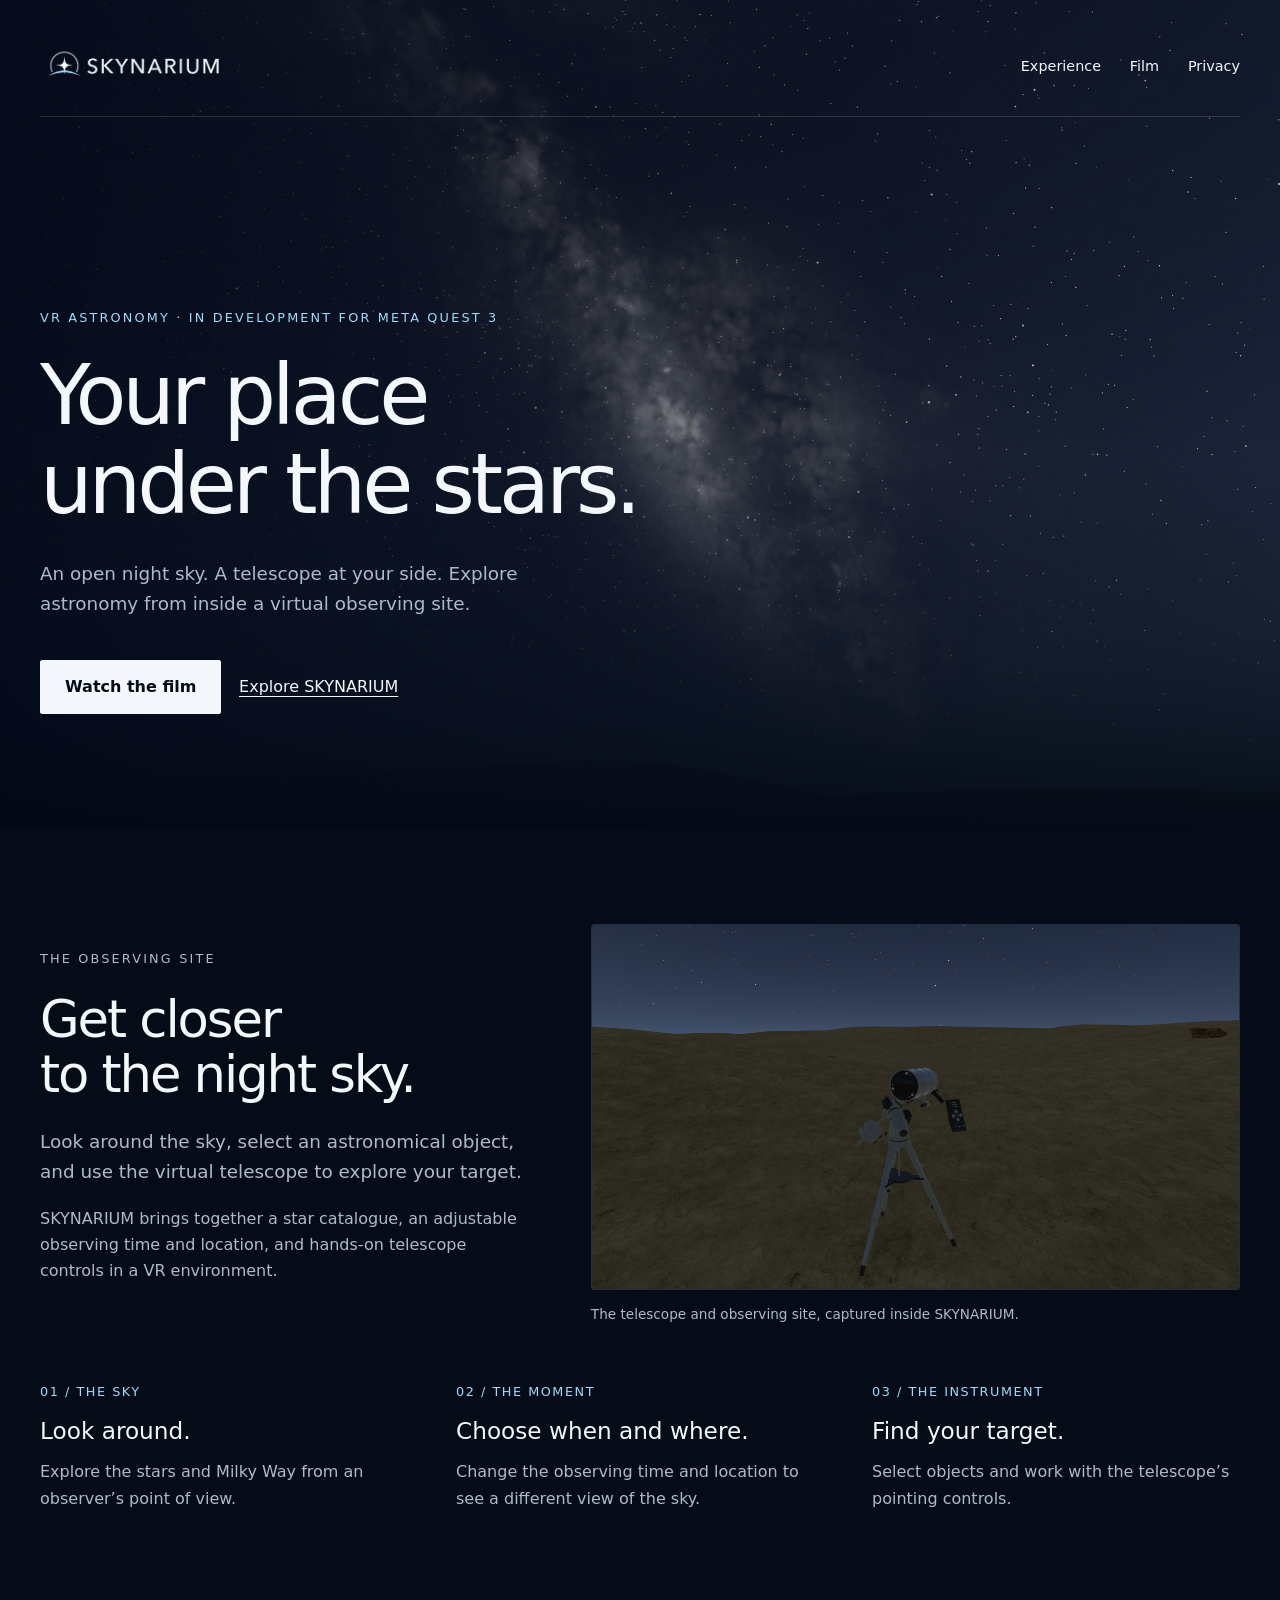
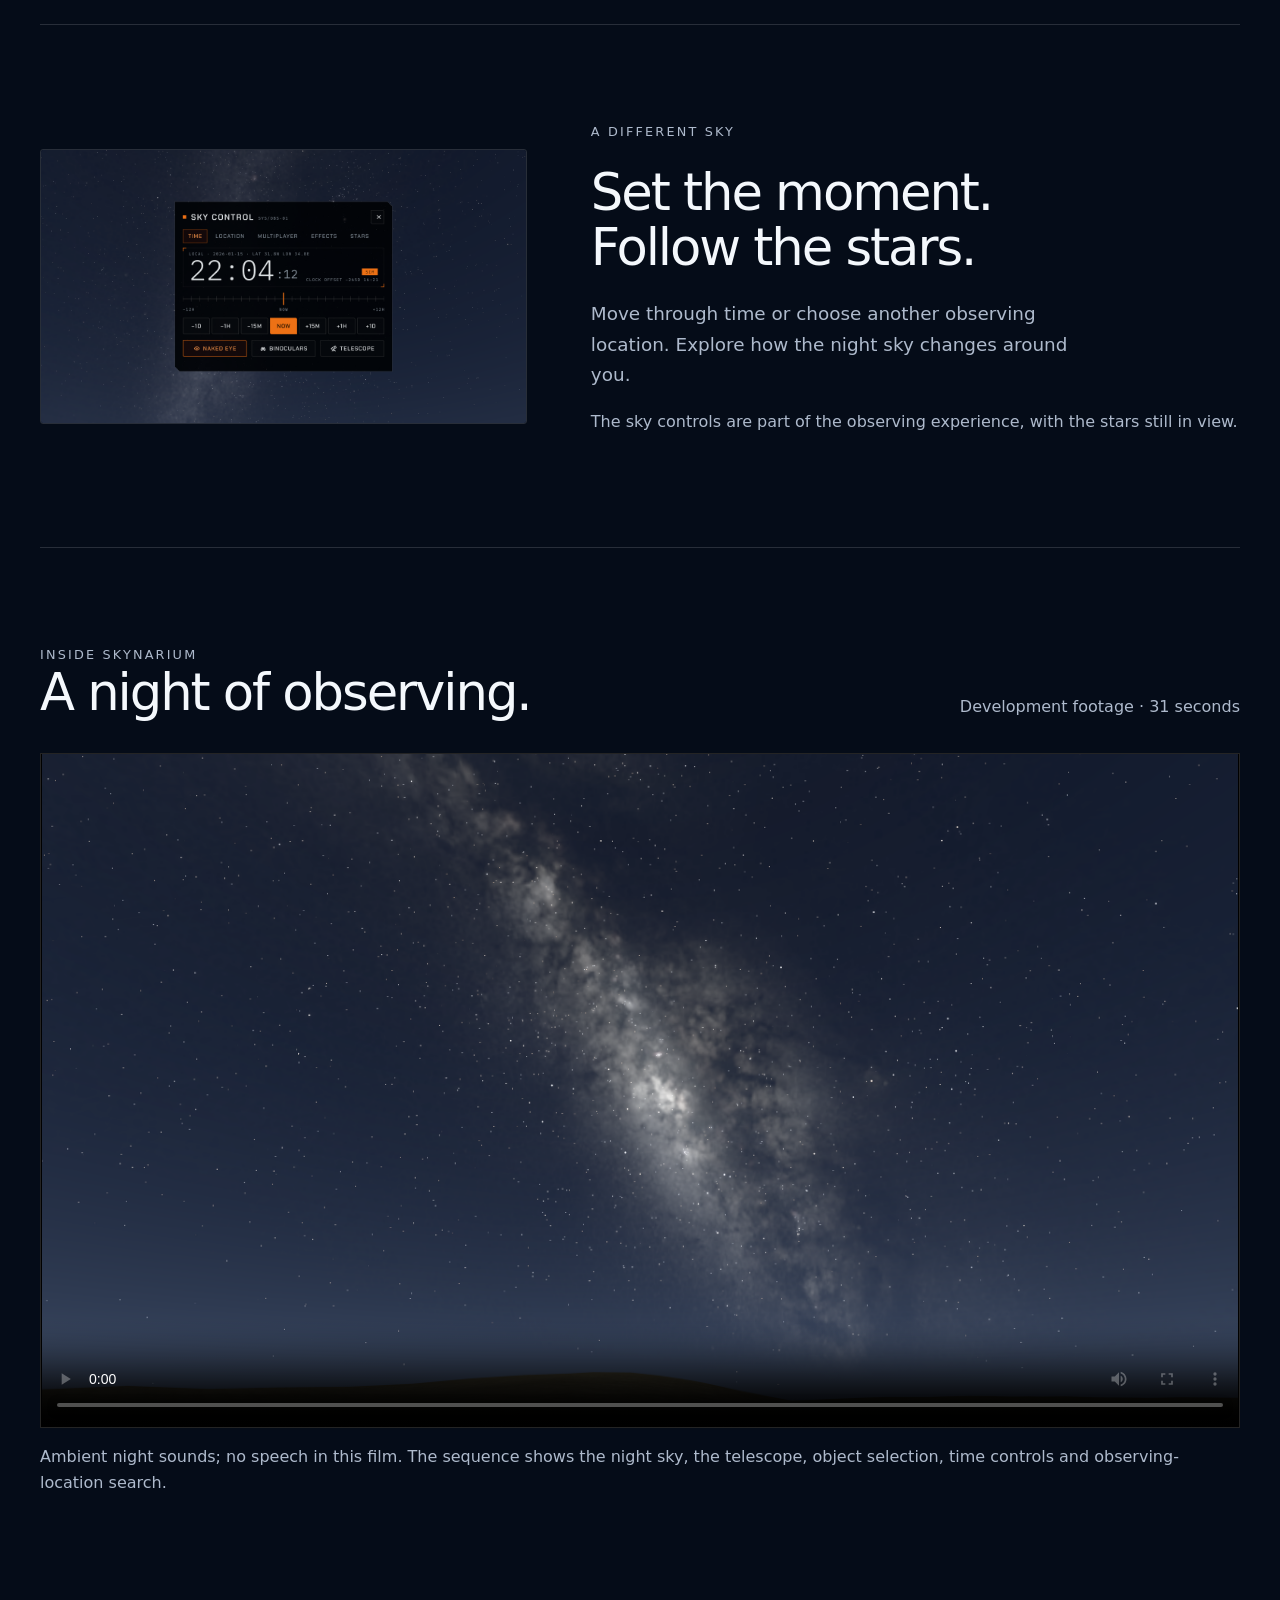
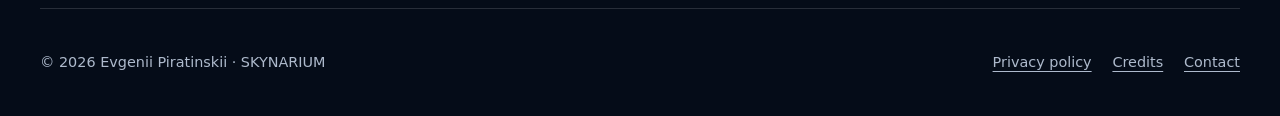
<file: index.html>
<!doctype html><html lang="en"><head><meta charset="utf-8"><meta name="viewport" content="width=device-width,initial-scale=1"><title>SKYNARIUM — VR Astronomy for Meta Quest 3</title><meta name="description" content="A virtual reality astronomy simulator. Explore the night sky, choose your observing location and time, and get closer with a virtual telescope."><meta name="referrer" content="strict-origin-when-cross-origin"><link rel="canonical" href="https://piratinskii.github.io/skynarium/"><link rel="icon" href="./assets/icon.png"><link rel="stylesheet" href="./assets/style.css"></head><body><a class="skip" href="#main">Skip to content</a><div class="hero"><img class="hero-photo" src="assets/night-sky.png" alt="" width="2560" height="1440" fetchpriority="high"><header class="header wrap"><a class="brand" href="./" aria-label="SKYNARIUM home"><img src="./assets/logo.png" alt="SKYNARIUM" width="3600" height="780"></a><nav class="nav" aria-label="Main navigation"><a href="./#experience">Experience</a><a href="./#film">Film</a><a href="./privacy/">Privacy</a></nav></header><main id="main" class="wrap"><div class="hero-copy"><p class="eyebrow">VR astronomy · In development for Meta Quest 3</p><h1>Your place<br>under the stars.</h1><p class="lead">An open night sky. A telescope at your side. Explore astronomy from inside a virtual observing site.</p><div class="actions"><a class="button" href="#film">Watch the film</a><a class="plain" href="#experience">Explore SKYNARIUM</a></div></div></main></div><section id="experience" class="section wrap" aria-labelledby="experience-title"><div class="split"><div><p class="eyebrow">The observing site</p><h2 id="experience-title">Get closer<br>to the night sky.</h2><p class="lead">Look around the sky, select an astronomical object, and use the virtual telescope to explore your target.</p><p>SKYNARIUM brings together a star catalogue, an adjustable observing time and location, and hands-on telescope controls in a VR environment.</p></div><figure><img class="photo" src="assets/telescope.png" alt="The virtual telescope on a sandy observing site with low dunes" width="2560" height="1440" loading="lazy"><figcaption>The telescope and observing site, captured inside SKYNARIUM.</figcaption></figure></div><div class="three"><div><span class="number">01 / THE SKY</span><h3>Look around.</h3><p>Explore the stars and Milky Way from an observer’s point of view.</p></div><div><span class="number">02 / THE MOMENT</span><h3>Choose when and where.</h3><p>Change the observing time and location to see a different view of the sky.</p></div><div><span class="number">03 / THE INSTRUMENT</span><h3>Find your target.</h3><p>Select objects and work with the telescope’s pointing controls.</p></div></div></section><section class="section wrap" aria-labelledby="time-title"><div class="split"><figure><img class="photo" src="assets/time.png" alt="SKYNARIUM’s time controls against the star-filled sky" width="2560" height="1440" loading="lazy"></figure><div><p class="eyebrow">A different sky</p><h2 id="time-title">Set the moment.<br>Follow the stars.</h2><p class="lead">Move through time or choose another observing location. Explore how the night sky changes around you.</p><p>The sky controls are part of the observing experience, with the stars still in view.</p></div></div></section><section id="film" class="section wrap" aria-labelledby="film-title"><div class="film-head"><div><p class="eyebrow">Inside SKYNARIUM</p><h2 id="film-title">A night of observing.</h2></div><p>Development footage · 31 seconds</p></div><video controls playsinline preload="metadata" poster="assets/night-sky.png" aria-label="SKYNARIUM development film"><source src="assets/skynarium.mp4" type="video/mp4">Your browser does not support video. <a href="assets/skynarium.mp4">Download the film.</a></video><p class="muted">Ambient night sounds; no speech in this film. The sequence shows the night sky, the telescope, object selection, time controls and observing-location search.</p></section><footer class="footer wrap"><p>© 2026 Evgenii Piratinskii · SKYNARIUM</p><div><a href="./privacy/">Privacy policy</a><a href="./credits.html">Credits</a><a href="mailto:piratisrael@gmail.com">Contact</a></div></footer></body></html>
</file>
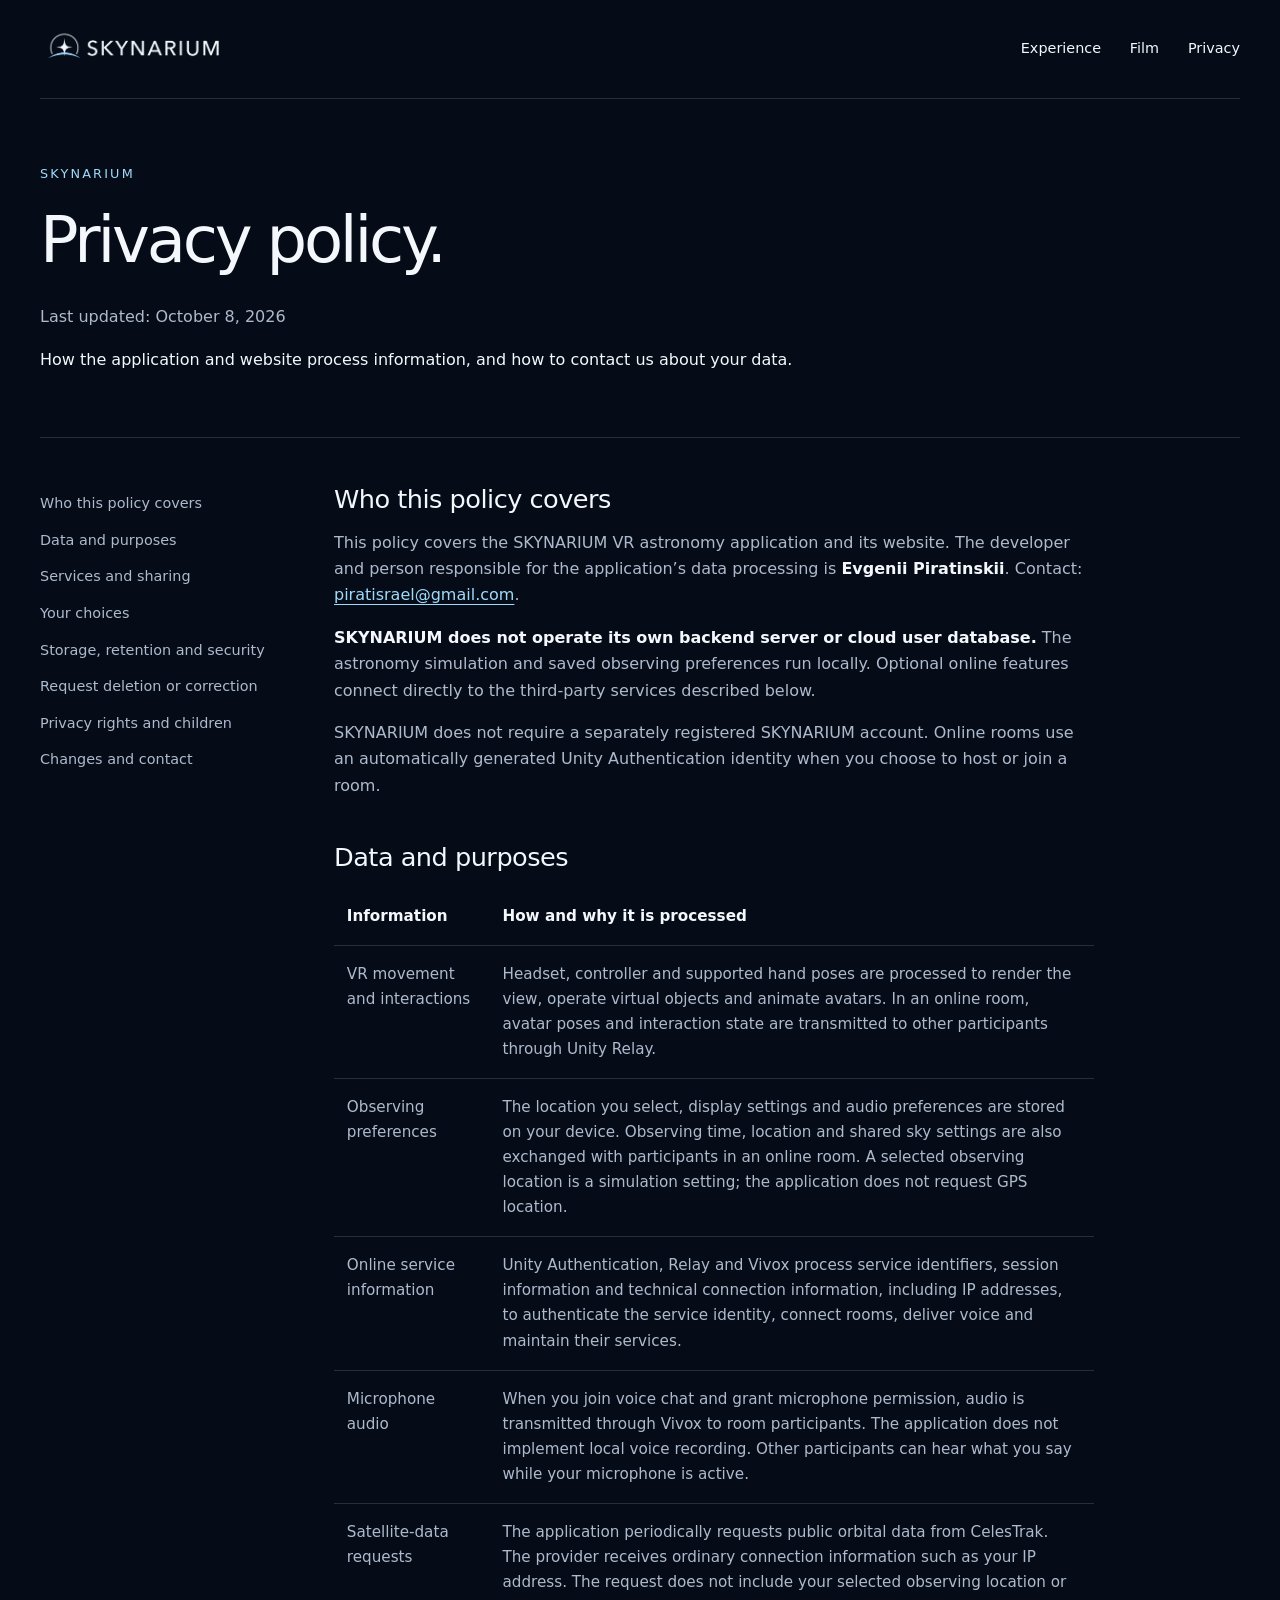
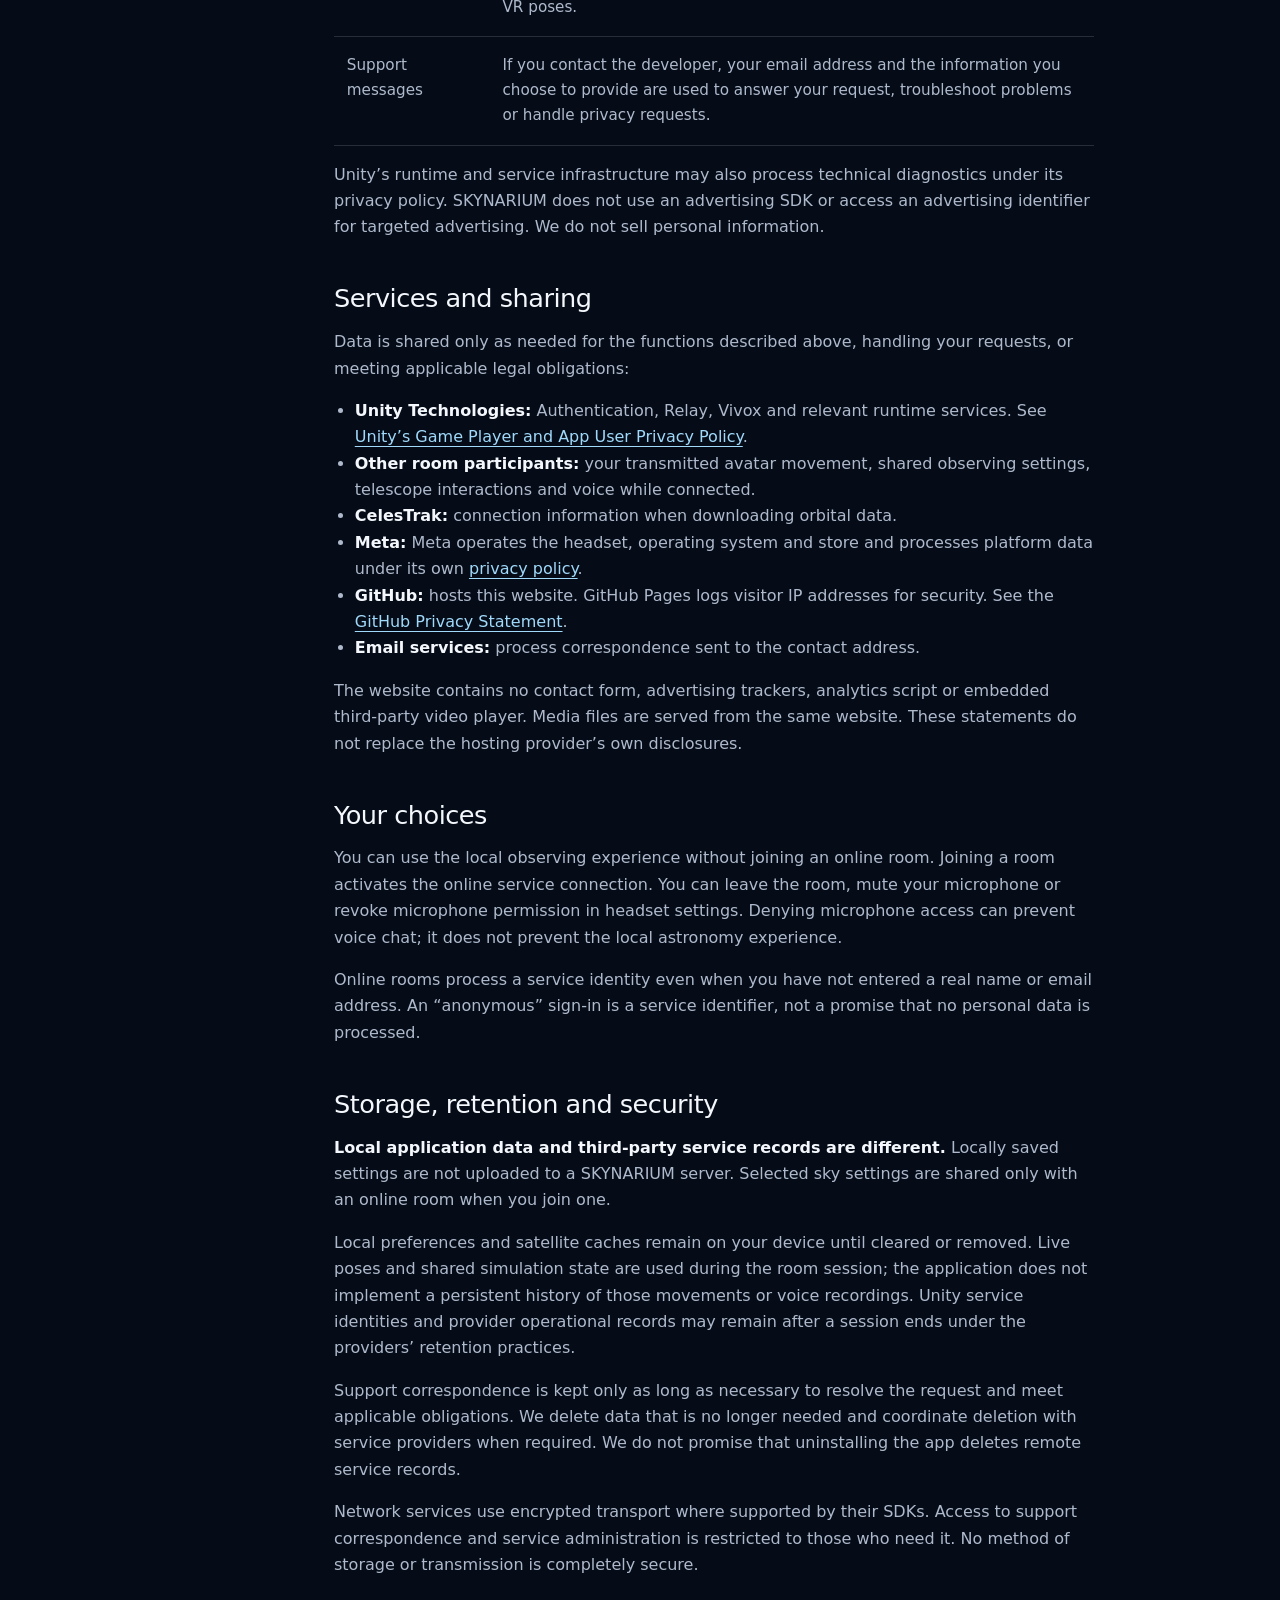
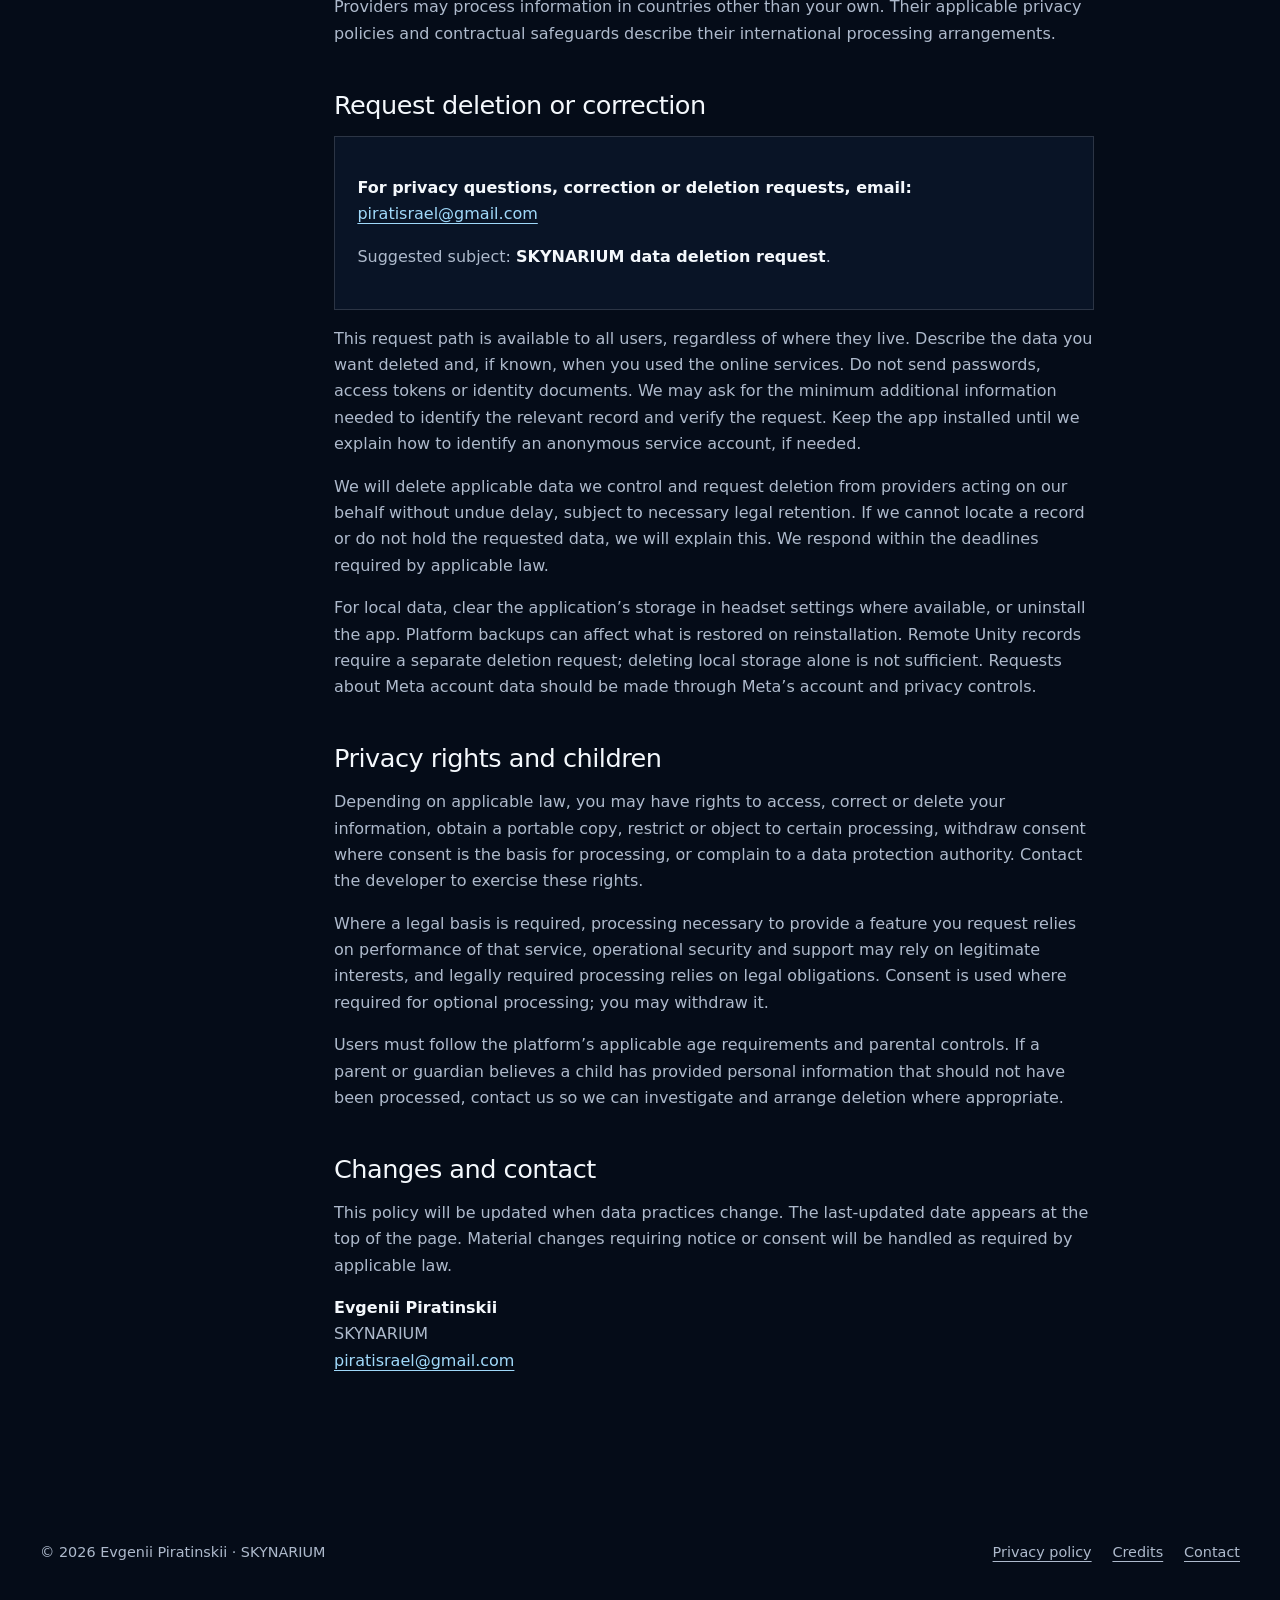
<file: privacy/index.html>
<!doctype html><html lang="en"><head><meta charset="utf-8"><meta name="viewport" content="width=device-width,initial-scale=1"><title>SKYNARIUM Privacy Policy</title><meta name="description" content="Privacy policy for SKYNARIUM: VR data, online services, microphone audio, local settings and how to request deletion."><meta name="referrer" content="strict-origin-when-cross-origin"><link rel="canonical" href="https://piratinskii.github.io/skynarium/privacy/"><link rel="icon" href="../assets/icon.png"><link rel="stylesheet" href="../assets/style.css"></head><body><a class="skip" href="#main">Skip to content</a><header class="header wrap"><a class="brand" href="../" aria-label="SKYNARIUM home"><img src="../assets/logo.png" alt="SKYNARIUM" width="3600" height="780"></a><nav class="nav" aria-label="Main navigation"><a href="../#experience">Experience</a><a href="../#film">Film</a><a href="../privacy/">Privacy</a></nav></header><main id="main"><div class="legal-intro wrap"><p class="eyebrow">SKYNARIUM</p><h1>Privacy policy.</h1><p class="muted">Last updated: October 8, 2026</p><p>How the application and website process information, and how to contact us about your data.</p></div><div class="legal-layout wrap"><nav class="toc" aria-label="Policy sections"><a href="#operator">Who this policy covers</a><a href="#data">Data and purposes</a><a href="#sharing">Services and sharing</a><a href="#choices">Your choices</a><a href="#retention">Storage, retention and security</a><a href="#deletion">Request deletion or correction</a><a href="#rights">Privacy rights and children</a><a href="#changes">Changes and contact</a></nav><article class="policy"><section id="operator" aria-labelledby="operator-title"><h2 id="operator-title">Who this policy covers</h2><p>This policy covers the SKYNARIUM VR astronomy application and its website. The developer and person responsible for the application’s data processing is <strong>Evgenii Piratinskii</strong>. Contact: <a href="mailto:piratisrael@gmail.com">piratisrael@gmail.com</a>.</p><p><strong>SKYNARIUM does not operate its own backend server or cloud user database.</strong> The astronomy simulation and saved observing preferences run locally. Optional online features connect directly to the third-party services described below.</p><p>SKYNARIUM does not require a separately registered SKYNARIUM account. Online rooms use an automatically generated Unity Authentication identity when you choose to host or join a room.</p></section><section id="data" aria-labelledby="data-title"><h2 id="data-title">Data and purposes</h2><div class="table-scroll"><table><thead><tr><th scope="col">Information</th><th scope="col">How and why it is processed</th></tr></thead><tbody><tr><td>VR movement and interactions</td><td>Headset, controller and supported hand poses are processed to render the view, operate virtual objects and animate avatars. In an online room, avatar poses and interaction state are transmitted to other participants through Unity Relay.</td></tr><tr><td>Observing preferences</td><td>The location you select, display settings and audio preferences are stored on your device. Observing time, location and shared sky settings are also exchanged with participants in an online room. A selected observing location is a simulation setting; the application does not request GPS location.</td></tr><tr><td>Online service information</td><td>Unity Authentication, Relay and Vivox process service identifiers, session information and technical connection information, including IP addresses, to authenticate the service identity, connect rooms, deliver voice and maintain their services.</td></tr><tr><td>Microphone audio</td><td>When you join voice chat and grant microphone permission, audio is transmitted through Vivox to room participants. The application does not implement local voice recording. Other participants can hear what you say while your microphone is active.</td></tr><tr><td>Satellite-data requests</td><td>The application periodically requests public orbital data from CelesTrak. The provider receives ordinary connection information such as your IP address. The request does not include your selected observing location or VR poses.</td></tr><tr><td>Support messages</td><td>If you contact the developer, your email address and the information you choose to provide are used to answer your request, troubleshoot problems or handle privacy requests.</td></tr></tbody></table></div><p>Unity’s runtime and service infrastructure may also process technical diagnostics under its privacy policy. SKYNARIUM does not use an advertising SDK or access an advertising identifier for targeted advertising. We do not sell personal information.</p></section><section id="sharing" aria-labelledby="sharing-title"><h2 id="sharing-title">Services and sharing</h2><p>Data is shared only as needed for the functions described above, handling your requests, or meeting applicable legal obligations:</p><ul><li><strong>Unity Technologies:</strong> Authentication, Relay, Vivox and relevant runtime services. See <a href="https://unity.com/legal/game-player-and-app-user-privacy-policy">Unity’s Game Player and App User Privacy Policy</a>.</li><li><strong>Other room participants:</strong> your transmitted avatar movement, shared observing settings, telescope interactions and voice while connected.</li><li><strong>CelesTrak:</strong> connection information when downloading orbital data.</li><li><strong>Meta:</strong> Meta operates the headset, operating system and store and processes platform data under its own <a href="https://www.meta.com/legal/privacy-policy/">privacy policy</a>.</li><li><strong>GitHub:</strong> hosts this website. GitHub Pages logs visitor IP addresses for security. See the <a href="https://docs.github.com/en/site-policy/privacy-policies/github-general-privacy-statement">GitHub Privacy Statement</a>.</li><li><strong>Email services:</strong> process correspondence sent to the contact address.</li></ul><p>The website contains no contact form, advertising trackers, analytics script or embedded third-party video player. Media files are served from the same website. These statements do not replace the hosting provider’s own disclosures.</p></section><section id="choices" aria-labelledby="choices-title"><h2 id="choices-title">Your choices</h2><p>You can use the local observing experience without joining an online room. Joining a room activates the online service connection. You can leave the room, mute your microphone or revoke microphone permission in headset settings. Denying microphone access can prevent voice chat; it does not prevent the local astronomy experience.</p><p>Online rooms process a service identity even when you have not entered a real name or email address. An “anonymous” sign-in is a service identifier, not a promise that no personal data is processed.</p></section><section id="retention" aria-labelledby="retention-title"><h2 id="retention-title">Storage, retention and security</h2><p><strong>Local application data and third-party service records are different.</strong> Locally saved settings are not uploaded to a SKYNARIUM server. Selected sky settings are shared only with an online room when you join one.</p><p>Local preferences and satellite caches remain on your device until cleared or removed. Live poses and shared simulation state are used during the room session; the application does not implement a persistent history of those movements or voice recordings. Unity service identities and provider operational records may remain after a session ends under the providers’ retention practices.</p><p>Support correspondence is kept only as long as necessary to resolve the request and meet applicable obligations. We delete data that is no longer needed and coordinate deletion with service providers when required. We do not promise that uninstalling the app deletes remote service records.</p><p>Network services use encrypted transport where supported by their SDKs. Access to support correspondence and service administration is restricted to those who need it. No method of storage or transmission is completely secure.</p><p>Providers may process information in countries other than your own. Their applicable privacy policies and contractual safeguards describe their international processing arrangements.</p></section><section id="deletion" aria-labelledby="deletion-title"><h2 id="deletion-title">Request deletion or correction</h2><div class="contact"><p><strong>For privacy questions, correction or deletion requests, email:</strong><br><a href="mailto:piratisrael@gmail.com?subject=SKYNARIUM%20data%20deletion%20request">piratisrael@gmail.com</a></p><p>Suggested subject: <strong>SKYNARIUM data deletion request</strong>.</p></div><p>This request path is available to all users, regardless of where they live. Describe the data you want deleted and, if known, when you used the online services. Do not send passwords, access tokens or identity documents. We may ask for the minimum additional information needed to identify the relevant record and verify the request. Keep the app installed until we explain how to identify an anonymous service account, if needed.</p><p>We will delete applicable data we control and request deletion from providers acting on our behalf without undue delay, subject to necessary legal retention. If we cannot locate a record or do not hold the requested data, we will explain this. We respond within the deadlines required by applicable law.</p><p>For local data, clear the application’s storage in headset settings where available, or uninstall the app. Platform backups can affect what is restored on reinstallation. Remote Unity records require a separate deletion request; deleting local storage alone is not sufficient. Requests about Meta account data should be made through Meta’s account and privacy controls.</p></section><section id="rights" aria-labelledby="rights-title"><h2 id="rights-title">Privacy rights and children</h2><p>Depending on applicable law, you may have rights to access, correct or delete your information, obtain a portable copy, restrict or object to certain processing, withdraw consent where consent is the basis for processing, or complain to a data protection authority. Contact the developer to exercise these rights.</p><p>Where a legal basis is required, processing necessary to provide a feature you request relies on performance of that service, operational security and support may rely on legitimate interests, and legally required processing relies on legal obligations. Consent is used where required for optional processing; you may withdraw it.</p><p>Users must follow the platform’s applicable age requirements and parental controls. If a parent or guardian believes a child has provided personal information that should not have been processed, contact us so we can investigate and arrange deletion where appropriate.</p></section><section id="changes" aria-labelledby="changes-title"><h2 id="changes-title">Changes and contact</h2><p>This policy will be updated when data practices change. The last-updated date appears at the top of the page. Material changes requiring notice or consent will be handled as required by applicable law.</p><p><strong>Evgenii Piratinskii</strong><br>SKYNARIUM<br><a href="mailto:piratisrael@gmail.com">piratisrael@gmail.com</a></p></section></article></div></main><footer class="footer wrap"><p>© 2026 Evgenii Piratinskii · SKYNARIUM</p><div><a href="../privacy/">Privacy policy</a><a href="../credits.html">Credits</a><a href="mailto:piratisrael@gmail.com">Contact</a></div></footer></body></html>
</file>
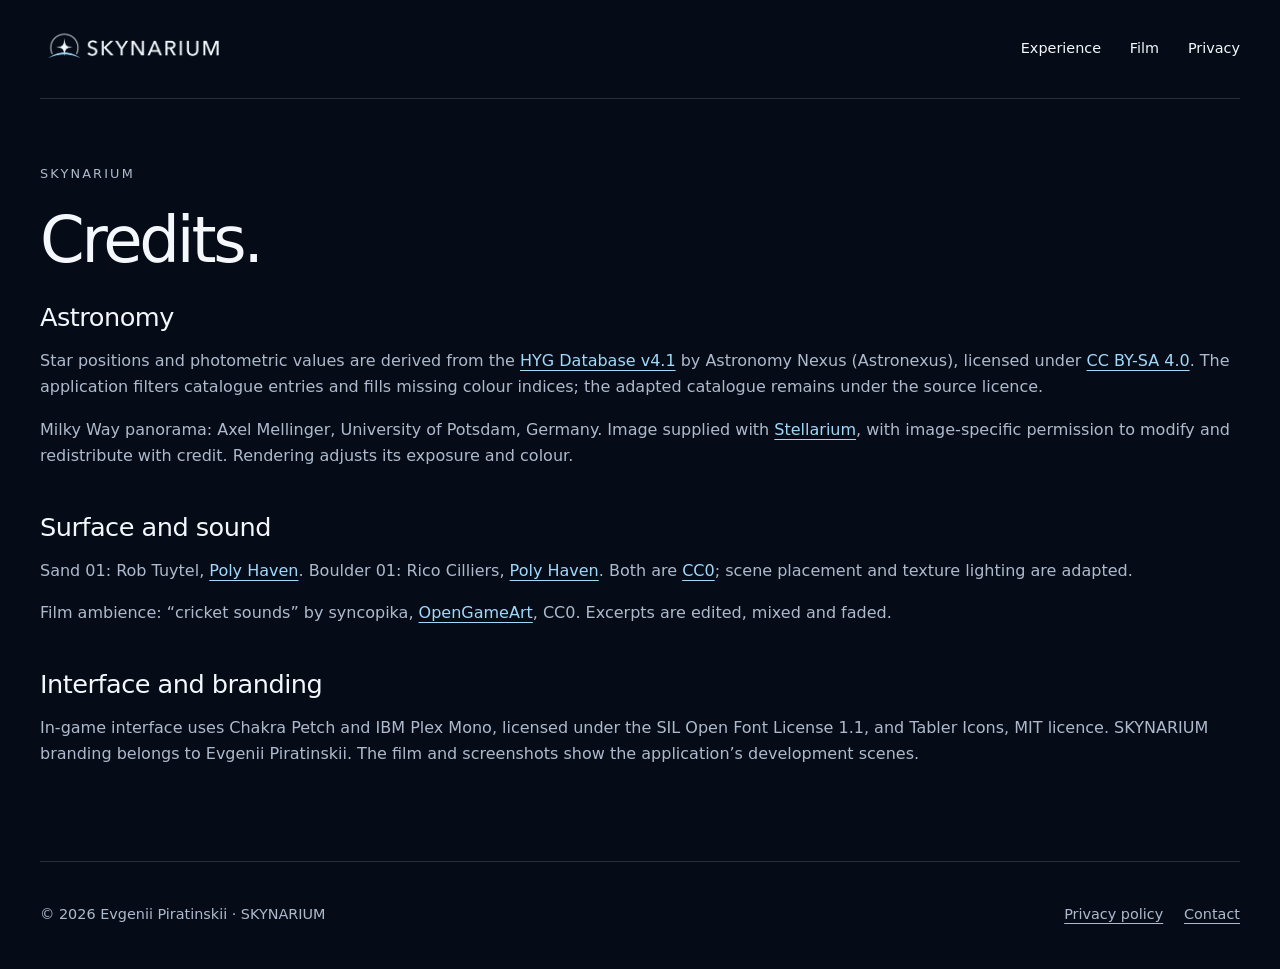
<file: credits.html>
<!doctype html><html lang="en"><head><meta charset="utf-8"><meta name="viewport" content="width=device-width,initial-scale=1"><title>Credits — SKYNARIUM</title><meta name="description" content="Credits for astronomy data, textures and sound used in SKYNARIUM website media."><link rel="icon" href="assets/icon.png"><link rel="stylesheet" href="assets/style.css"></head><body><a class="skip" href="#main">Skip to content</a><header class="header wrap"><a class="brand" href="./" aria-label="SKYNARIUM home"><img src="assets/logo.png" alt="SKYNARIUM" width="3600" height="780"></a><nav class="nav" aria-label="Main navigation"><a href="./#experience">Experience</a><a href="./#film">Film</a><a href="privacy/">Privacy</a></nav></header><main id="main" class="wrap legal-intro policy"><p class="eyebrow">SKYNARIUM</p><h1>Credits.</h1><section><h2>Astronomy</h2><p>Star positions and photometric values are derived from the <a href="https://github.com/astronexus/HYG-Database">HYG Database v4.1</a> by Astronomy Nexus (Astronexus), licensed under <a href="https://creativecommons.org/licenses/by-sa/4.0/">CC BY-SA 4.0</a>. The application filters catalogue entries and fills missing colour indices; the adapted catalogue remains under the source licence.</p><p>Milky Way panorama: Axel Mellinger, University of Potsdam, Germany. Image supplied with <a href="https://github.com/Stellarium/stellarium/blob/master/CREDITS.md">Stellarium</a>, with image-specific permission to modify and redistribute with credit. Rendering adjusts its exposure and colour.</p></section><section><h2>Surface and sound</h2><p>Sand 01: Rob Tuytel, <a href="https://polyhaven.com/a/sand_01">Poly Haven</a>. Boulder 01: Rico Cilliers, <a href="https://polyhaven.com/a/boulder_01">Poly Haven</a>. Both are <a href="https://creativecommons.org/publicdomain/zero/1.0/">CC0</a>; scene placement and texture lighting are adapted.</p><p>Film ambience: “cricket sounds” by syncopika, <a href="https://opengameart.org/content/cricket-sounds">OpenGameArt</a>, CC0. Excerpts are edited, mixed and faded.</p></section><section><h2>Interface and branding</h2><p>In-game interface uses Chakra Petch and IBM Plex Mono, licensed under the SIL Open Font License 1.1, and Tabler Icons, MIT licence. SKYNARIUM branding belongs to Evgenii Piratinskii. The film and screenshots show the application’s development scenes.</p></section></main><footer class="footer wrap"><p>© 2026 Evgenii Piratinskii · SKYNARIUM</p><div><a href="privacy/">Privacy policy</a><a href="mailto:piratisrael@gmail.com">Contact</a></div></footer></body></html>
</file>
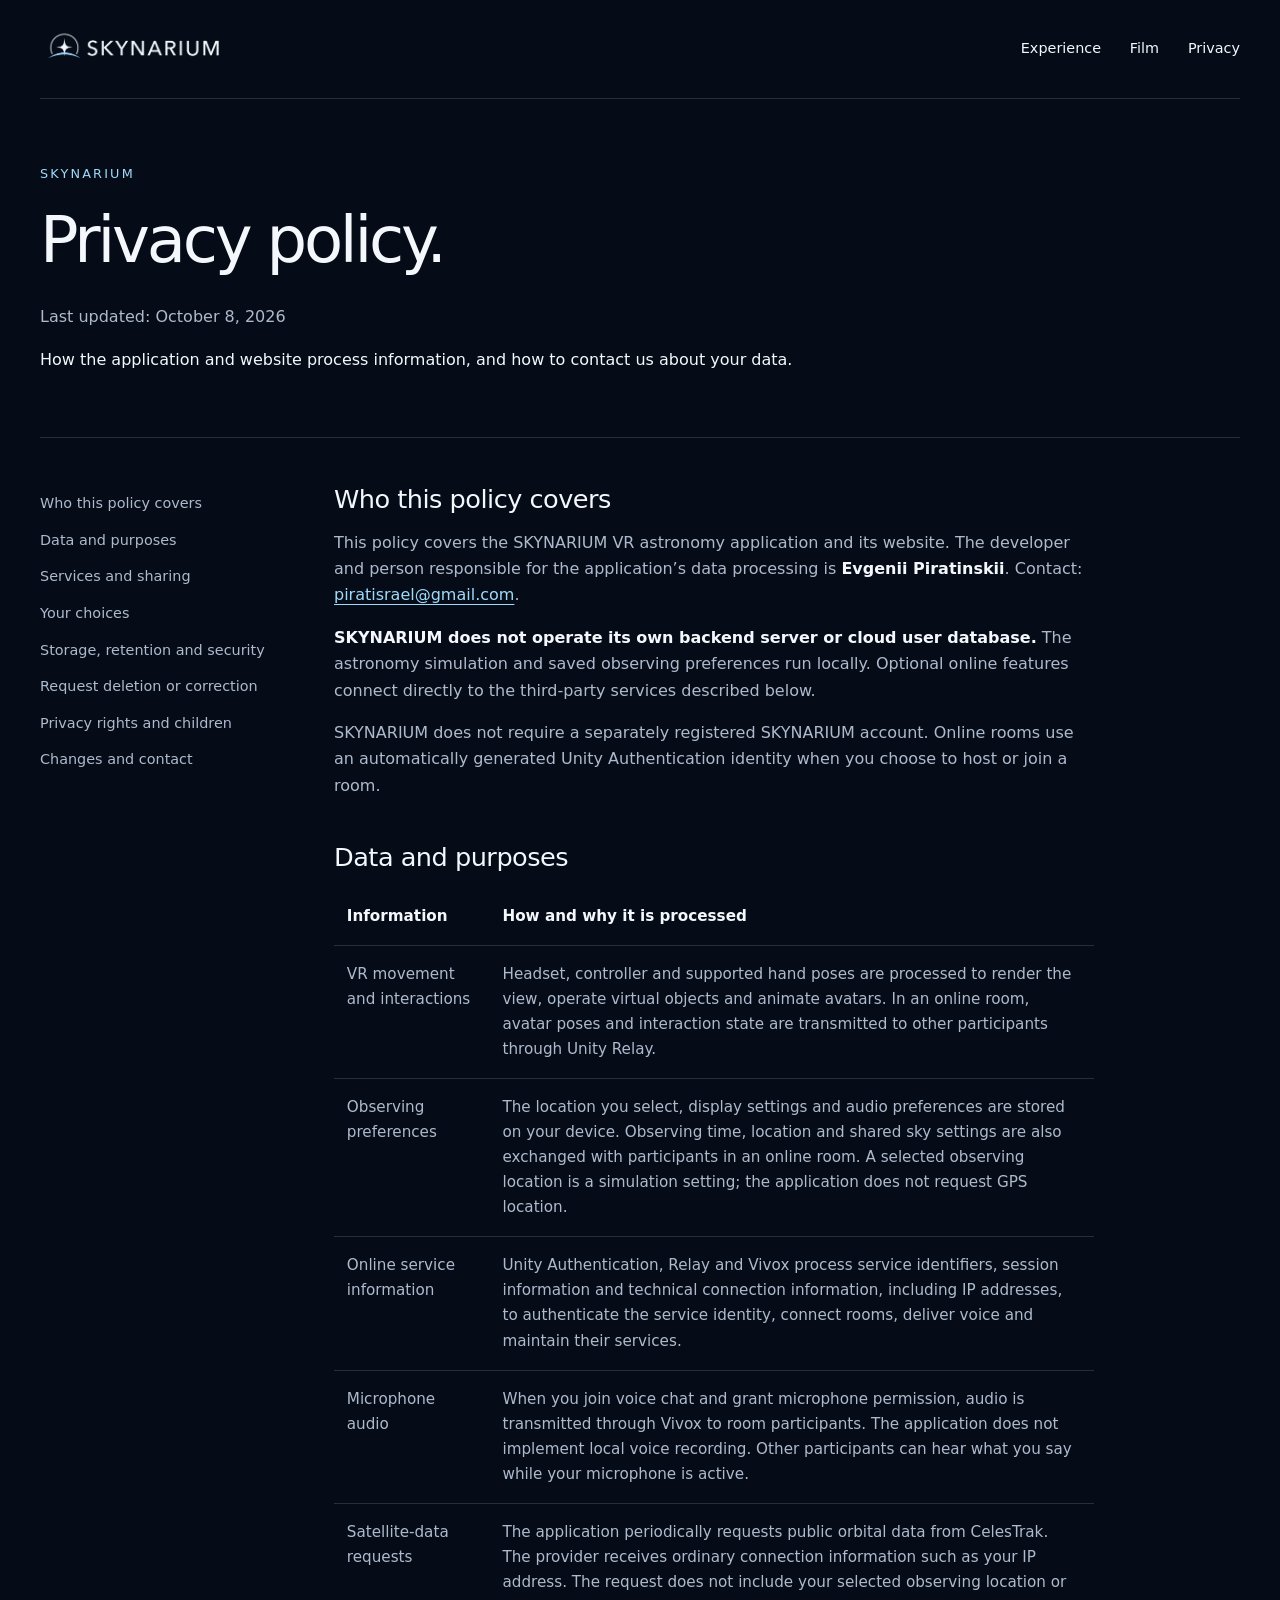
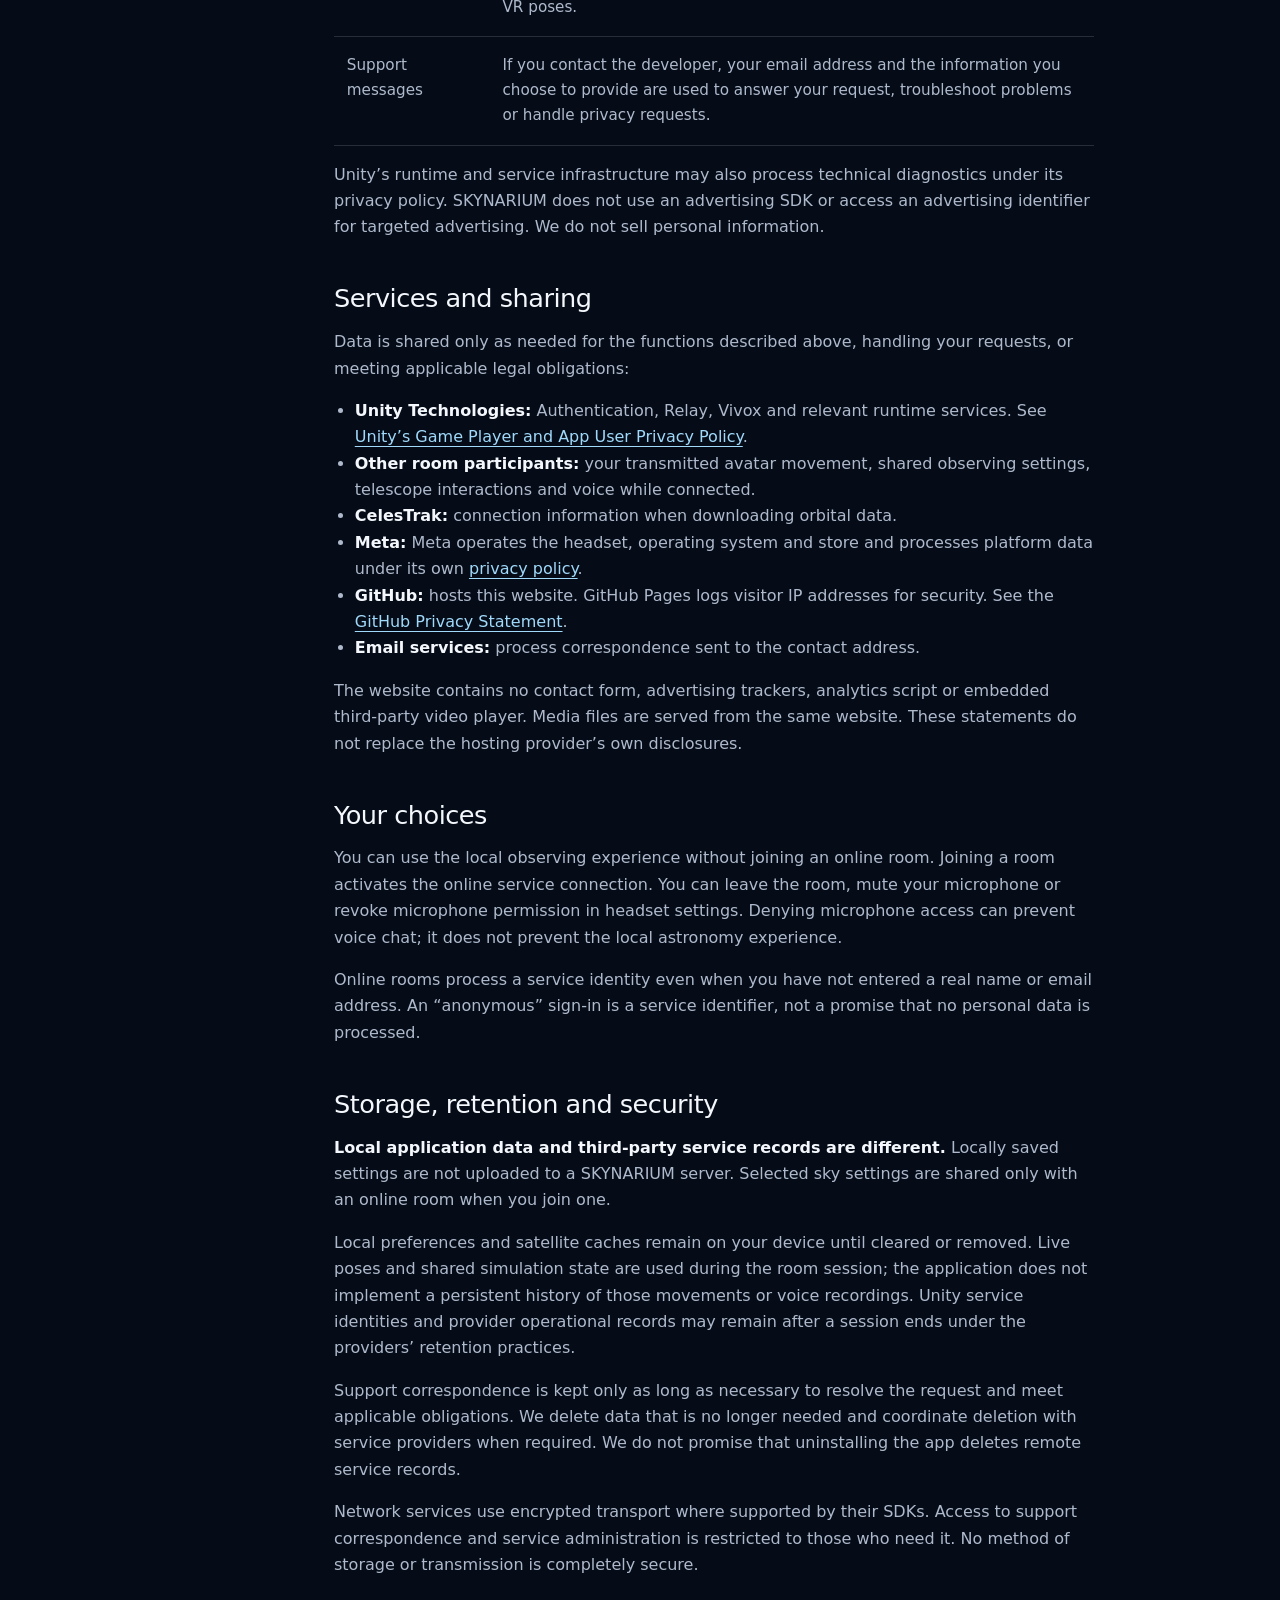
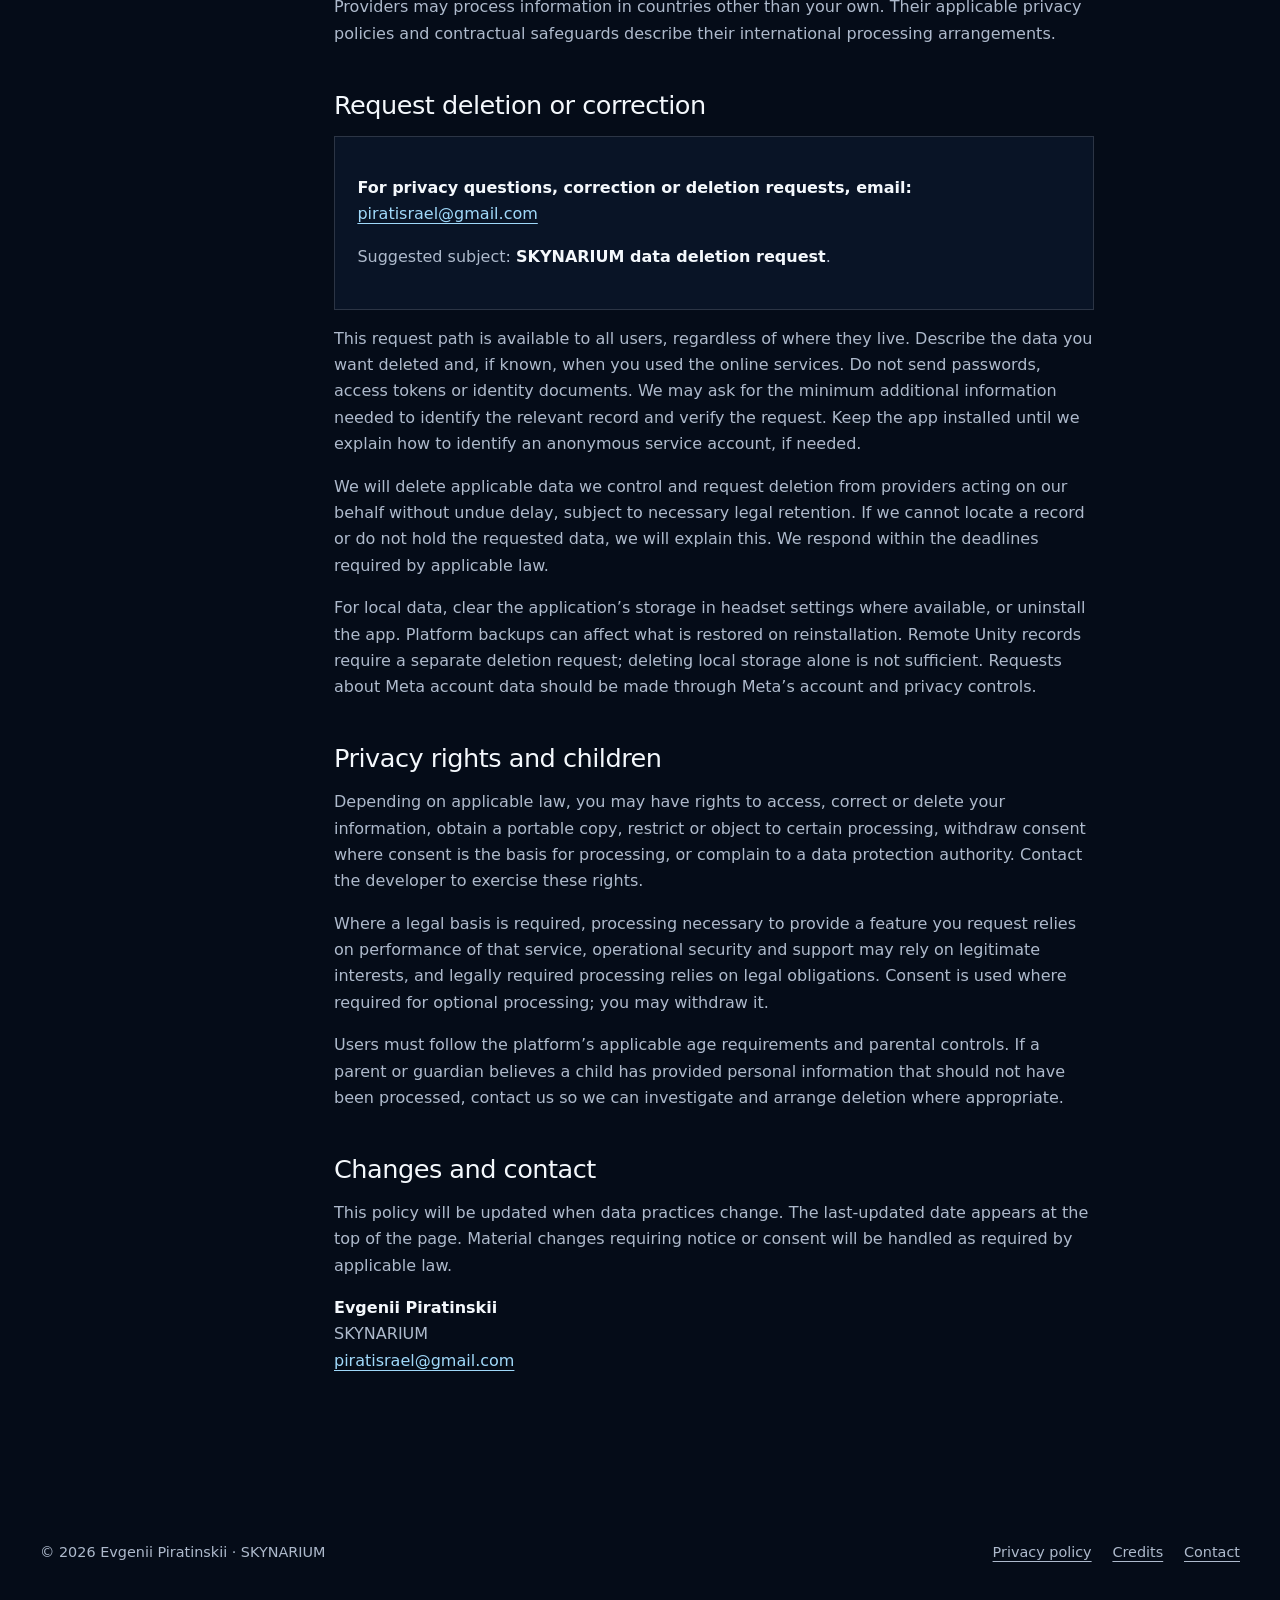
<file: privacy-policy.html>
<!doctype html><html lang="en"><head><meta charset="utf-8"><meta name="viewport" content="width=device-width,initial-scale=1"><title>SKYNARIUM Privacy Policy</title><meta name="description" content="Privacy policy for SKYNARIUM: VR data, online services, microphone audio, local settings and how to request deletion."><meta name="referrer" content="strict-origin-when-cross-origin"><link rel="canonical" href="https://piratinskii.github.io/skynarium/privacy/"><link rel="icon" href="./assets/icon.png"><link rel="stylesheet" href="./assets/style.css"></head><body><a class="skip" href="#main">Skip to content</a><header class="header wrap"><a class="brand" href="./" aria-label="SKYNARIUM home"><img src="./assets/logo.png" alt="SKYNARIUM" width="3600" height="780"></a><nav class="nav" aria-label="Main navigation"><a href="./#experience">Experience</a><a href="./#film">Film</a><a href="./privacy/">Privacy</a></nav></header><main id="main"><div class="legal-intro wrap"><p class="eyebrow">SKYNARIUM</p><h1>Privacy policy.</h1><p class="muted">Last updated: October 8, 2026</p><p>How the application and website process information, and how to contact us about your data.</p></div><div class="legal-layout wrap"><nav class="toc" aria-label="Policy sections"><a href="#operator">Who this policy covers</a><a href="#data">Data and purposes</a><a href="#sharing">Services and sharing</a><a href="#choices">Your choices</a><a href="#retention">Storage, retention and security</a><a href="#deletion">Request deletion or correction</a><a href="#rights">Privacy rights and children</a><a href="#changes">Changes and contact</a></nav><article class="policy"><section id="operator" aria-labelledby="operator-title"><h2 id="operator-title">Who this policy covers</h2><p>This policy covers the SKYNARIUM VR astronomy application and its website. The developer and person responsible for the application’s data processing is <strong>Evgenii Piratinskii</strong>. Contact: <a href="mailto:piratisrael@gmail.com">piratisrael@gmail.com</a>.</p><p><strong>SKYNARIUM does not operate its own backend server or cloud user database.</strong> The astronomy simulation and saved observing preferences run locally. Optional online features connect directly to the third-party services described below.</p><p>SKYNARIUM does not require a separately registered SKYNARIUM account. Online rooms use an automatically generated Unity Authentication identity when you choose to host or join a room.</p></section><section id="data" aria-labelledby="data-title"><h2 id="data-title">Data and purposes</h2><div class="table-scroll"><table><thead><tr><th scope="col">Information</th><th scope="col">How and why it is processed</th></tr></thead><tbody><tr><td>VR movement and interactions</td><td>Headset, controller and supported hand poses are processed to render the view, operate virtual objects and animate avatars. In an online room, avatar poses and interaction state are transmitted to other participants through Unity Relay.</td></tr><tr><td>Observing preferences</td><td>The location you select, display settings and audio preferences are stored on your device. Observing time, location and shared sky settings are also exchanged with participants in an online room. A selected observing location is a simulation setting; the application does not request GPS location.</td></tr><tr><td>Online service information</td><td>Unity Authentication, Relay and Vivox process service identifiers, session information and technical connection information, including IP addresses, to authenticate the service identity, connect rooms, deliver voice and maintain their services.</td></tr><tr><td>Microphone audio</td><td>When you join voice chat and grant microphone permission, audio is transmitted through Vivox to room participants. The application does not implement local voice recording. Other participants can hear what you say while your microphone is active.</td></tr><tr><td>Satellite-data requests</td><td>The application periodically requests public orbital data from CelesTrak. The provider receives ordinary connection information such as your IP address. The request does not include your selected observing location or VR poses.</td></tr><tr><td>Support messages</td><td>If you contact the developer, your email address and the information you choose to provide are used to answer your request, troubleshoot problems or handle privacy requests.</td></tr></tbody></table></div><p>Unity’s runtime and service infrastructure may also process technical diagnostics under its privacy policy. SKYNARIUM does not use an advertising SDK or access an advertising identifier for targeted advertising. We do not sell personal information.</p></section><section id="sharing" aria-labelledby="sharing-title"><h2 id="sharing-title">Services and sharing</h2><p>Data is shared only as needed for the functions described above, handling your requests, or meeting applicable legal obligations:</p><ul><li><strong>Unity Technologies:</strong> Authentication, Relay, Vivox and relevant runtime services. See <a href="https://unity.com/legal/game-player-and-app-user-privacy-policy">Unity’s Game Player and App User Privacy Policy</a>.</li><li><strong>Other room participants:</strong> your transmitted avatar movement, shared observing settings, telescope interactions and voice while connected.</li><li><strong>CelesTrak:</strong> connection information when downloading orbital data.</li><li><strong>Meta:</strong> Meta operates the headset, operating system and store and processes platform data under its own <a href="https://www.meta.com/legal/privacy-policy/">privacy policy</a>.</li><li><strong>GitHub:</strong> hosts this website. GitHub Pages logs visitor IP addresses for security. See the <a href="https://docs.github.com/en/site-policy/privacy-policies/github-general-privacy-statement">GitHub Privacy Statement</a>.</li><li><strong>Email services:</strong> process correspondence sent to the contact address.</li></ul><p>The website contains no contact form, advertising trackers, analytics script or embedded third-party video player. Media files are served from the same website. These statements do not replace the hosting provider’s own disclosures.</p></section><section id="choices" aria-labelledby="choices-title"><h2 id="choices-title">Your choices</h2><p>You can use the local observing experience without joining an online room. Joining a room activates the online service connection. You can leave the room, mute your microphone or revoke microphone permission in headset settings. Denying microphone access can prevent voice chat; it does not prevent the local astronomy experience.</p><p>Online rooms process a service identity even when you have not entered a real name or email address. An “anonymous” sign-in is a service identifier, not a promise that no personal data is processed.</p></section><section id="retention" aria-labelledby="retention-title"><h2 id="retention-title">Storage, retention and security</h2><p><strong>Local application data and third-party service records are different.</strong> Locally saved settings are not uploaded to a SKYNARIUM server. Selected sky settings are shared only with an online room when you join one.</p><p>Local preferences and satellite caches remain on your device until cleared or removed. Live poses and shared simulation state are used during the room session; the application does not implement a persistent history of those movements or voice recordings. Unity service identities and provider operational records may remain after a session ends under the providers’ retention practices.</p><p>Support correspondence is kept only as long as necessary to resolve the request and meet applicable obligations. We delete data that is no longer needed and coordinate deletion with service providers when required. We do not promise that uninstalling the app deletes remote service records.</p><p>Network services use encrypted transport where supported by their SDKs. Access to support correspondence and service administration is restricted to those who need it. No method of storage or transmission is completely secure.</p><p>Providers may process information in countries other than your own. Their applicable privacy policies and contractual safeguards describe their international processing arrangements.</p></section><section id="deletion" aria-labelledby="deletion-title"><h2 id="deletion-title">Request deletion or correction</h2><div class="contact"><p><strong>For privacy questions, correction or deletion requests, email:</strong><br><a href="mailto:piratisrael@gmail.com?subject=SKYNARIUM%20data%20deletion%20request">piratisrael@gmail.com</a></p><p>Suggested subject: <strong>SKYNARIUM data deletion request</strong>.</p></div><p>This request path is available to all users, regardless of where they live. Describe the data you want deleted and, if known, when you used the online services. Do not send passwords, access tokens or identity documents. We may ask for the minimum additional information needed to identify the relevant record and verify the request. Keep the app installed until we explain how to identify an anonymous service account, if needed.</p><p>We will delete applicable data we control and request deletion from providers acting on our behalf without undue delay, subject to necessary legal retention. If we cannot locate a record or do not hold the requested data, we will explain this. We respond within the deadlines required by applicable law.</p><p>For local data, clear the application’s storage in headset settings where available, or uninstall the app. Platform backups can affect what is restored on reinstallation. Remote Unity records require a separate deletion request; deleting local storage alone is not sufficient. Requests about Meta account data should be made through Meta’s account and privacy controls.</p></section><section id="rights" aria-labelledby="rights-title"><h2 id="rights-title">Privacy rights and children</h2><p>Depending on applicable law, you may have rights to access, correct or delete your information, obtain a portable copy, restrict or object to certain processing, withdraw consent where consent is the basis for processing, or complain to a data protection authority. Contact the developer to exercise these rights.</p><p>Where a legal basis is required, processing necessary to provide a feature you request relies on performance of that service, operational security and support may rely on legitimate interests, and legally required processing relies on legal obligations. Consent is used where required for optional processing; you may withdraw it.</p><p>Users must follow the platform’s applicable age requirements and parental controls. If a parent or guardian believes a child has provided personal information that should not have been processed, contact us so we can investigate and arrange deletion where appropriate.</p></section><section id="changes" aria-labelledby="changes-title"><h2 id="changes-title">Changes and contact</h2><p>This policy will be updated when data practices change. The last-updated date appears at the top of the page. Material changes requiring notice or consent will be handled as required by applicable law.</p><p><strong>Evgenii Piratinskii</strong><br>SKYNARIUM<br><a href="mailto:piratisrael@gmail.com">piratisrael@gmail.com</a></p></section></article></div></main><footer class="footer wrap"><p>© 2026 Evgenii Piratinskii · SKYNARIUM</p><div><a href="./privacy/">Privacy policy</a><a href="./credits.html">Credits</a><a href="mailto:piratisrael@gmail.com">Contact</a></div></footer></body></html>
</file>
<file: assets/style.css>
@charset "UTF-8";
:root{color-scheme:dark;--bg:#050c18;--ink:#f4f8fc;--soft:#aebacc;--line:#ffffff24;--accent:#a0d9fa}*{box-sizing:border-box}html{scroll-behavior:smooth;scroll-padding-top:5rem}body{margin:0;background:var(--bg);color:var(--ink);font-family:"Avenir Next",system-ui,sans-serif;font-size:1rem;line-height:1.65}a{color:inherit;text-underline-offset:.25em}a:hover{color:var(--accent)}a:focus-visible,video:focus-visible{outline:2px solid var(--accent);outline-offset:6px}img{display:block;max-width:100%;height:auto}.skip{position:absolute;left:1rem;top:-5rem;z-index:20;background:var(--bg);padding:.6rem}.skip:focus{top:1rem}.wrap{width:min(1200px,calc(100% - 5rem));margin:auto}.header{position:relative;z-index:2;display:flex;justify-content:space-between;align-items:center;gap:2rem;padding:1.6rem 0;border-bottom:1px solid var(--line)}.brand img{width:215px;height:auto}.nav{display:flex;gap:1.8rem;flex-wrap:wrap}.nav a{text-decoration:none;font-size:.9rem}.hero{min-height:790px;min-height:92svh;position:relative;display:flex;flex-direction:column;overflow:hidden}.hero-photo{position:absolute;inset:0;width:100%;height:100%;object-fit:cover;object-position:48% 34%}.hero:after{content:"";position:absolute;inset:0;background:linear-gradient(90deg,#020817df,#02081726),linear-gradient(0deg,#050c18,transparent 45%)}.hero>.wrap{z-index:1;position:relative}.hero-copy{padding:clamp(5rem,12vw,10rem) 0 6rem;max-width:760px}.eyebrow{text-transform:uppercase;letter-spacing:.17em;font-size:.8rem;color:var(--accent);margin:0 0 1.4rem}h1,h2,h3{line-height:1.08;font-weight:500}h1{font-size:clamp(3rem,6.5vw,6.3rem);letter-spacing:-.05em;margin:0 0 1.8rem}h2{font-size:clamp(2.2rem,4vw,4rem);letter-spacing:-.04em;margin:0 0 1.5rem}h3{font-size:1.45rem;margin:0 0 .8rem}.lead{font-size:1.15rem;color:var(--soft);max-width:520px}.actions{display:flex;gap:1.1rem;align-items:center;flex-wrap:wrap;margin-top:2.5rem}.button{display:inline-flex;padding:.8rem 1.5rem;border:1px solid var(--ink);border-radius:2px;text-decoration:none;background:var(--ink);color:var(--bg);font-weight:600}.button:hover{background:var(--accent);color:var(--bg);border-color:var(--accent)}.plain{padding:.75rem 0}.section{padding:6rem 0;border-bottom:1px solid var(--line)}.split{display:grid;grid-template-columns:.9fr 1.2fr;gap:4rem;align-items:center}.section p{color:var(--soft)}figure{margin:0}figcaption{font-size:.85rem;color:var(--soft);padding-top:.8rem}.photo{border:1px solid var(--line);border-radius:3px}.three{display:grid;grid-template-columns:repeat(3,1fr);gap:3rem;margin-top:3.5rem}.number{display:block;font-size:.8rem;color:var(--accent);letter-spacing:.12em;margin-bottom:1rem}.film-head{display:flex;justify-content:space-between;align-items:flex-end;gap:2rem;margin-bottom:2rem}.film-head h2{margin:0}.film-head p{margin:0}video{display:block;width:100%;aspect-ratio:16/9;background:#000;border:1px solid var(--line)}.footer{padding:2.6rem 0;display:flex;justify-content:space-between;gap:2rem;flex-wrap:wrap;color:var(--soft);font-size:.9rem}.footer p{margin:0}.footer a{margin-left:1.3rem}.legal-intro{padding:4rem 0 3rem;border-bottom:1px solid var(--line)}.legal-intro h1{font-size:clamp(2.8rem,5vw,4.5rem)}.legal-layout{display:grid;grid-template-columns:230px minmax(0,760px);gap:4rem;padding:3rem 0 5rem}.toc{align-self:start;position:sticky;top:2rem}.toc a{display:block;color:var(--soft);font-size:.9rem;text-decoration:none;padding:.4rem 0}.policy section{margin-bottom:2.8rem;scroll-margin-top:2rem}.policy h2{font-size:1.6rem;letter-spacing:-.02em;margin-bottom:1rem}.policy p,.policy li{color:var(--soft)}.policy strong{color:var(--ink);font-weight:600}.policy a{overflow-wrap:anywhere;color:var(--accent)}.policy ul{padding-left:1.3rem}.policy .contact{padding:1.4rem;border:1px solid var(--line);background:#10213c66}.table-scroll{overflow-x:auto}table{width:100%;border-collapse:collapse;font-size:.95rem}th,td{padding:1rem .8rem;border-bottom:1px solid var(--line);text-align:left;vertical-align:top}th{color:var(--ink)}td{color:var(--soft)}.muted{color:var(--soft)}@media(max-width:850px){.wrap{width:calc(100% - 2.5rem)}.hero{min-height:760px}.hero-copy{padding-top:5rem}.split{grid-template-columns:1fr;gap:2rem}.three{grid-template-columns:1fr;gap:2rem}.section{padding:4rem 0}.legal-layout{grid-template-columns:1fr;gap:2rem}.toc{position:static;border-bottom:1px solid var(--line);padding-bottom:1.5rem}.toc a{display:inline-block;margin-right:1rem}.film-head{display:block}.film-head p{margin-top:1rem}}@media(max-width:480px){.header{align-items:flex-start;gap:1.5rem}.brand img{width:145px;min-width:145px}.nav{gap:.6rem 1rem;justify-content:flex-end}.nav a{font-size:.85rem}.hero-copy{padding-top:5rem}.hero{min-height:720px}.lead{font-size:1.05rem}.footer a{margin:0 1rem 0 0}.legal-intro{padding-top:3rem}}@media(prefers-reduced-motion:reduce){html{scroll-behavior:auto}}
</file>
